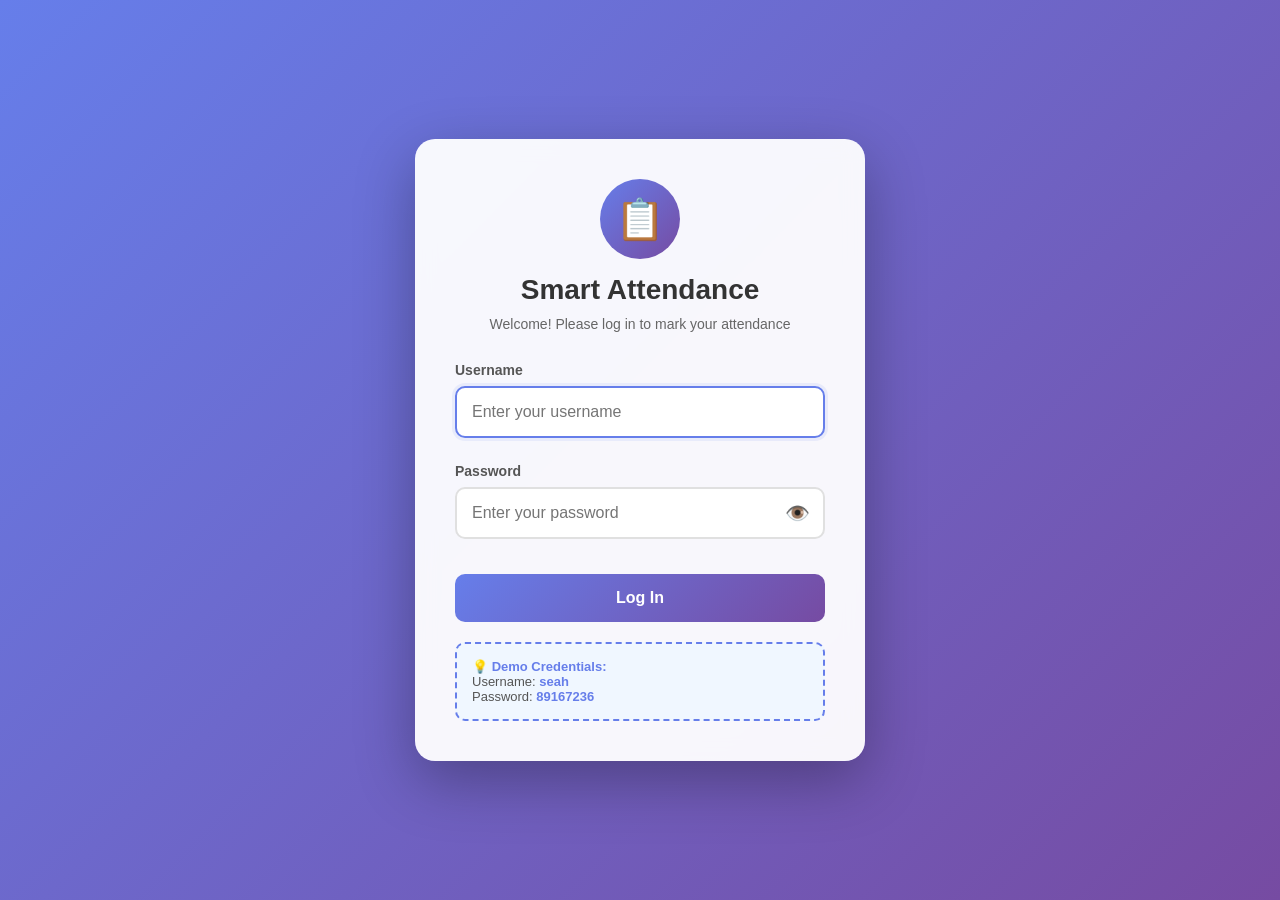
<file: PrelimLabWork2/index.html>
<!DOCTYPE html>
<html lang="en">
<head>
    <meta charset="UTF-8">
    <meta name="viewport" content="width=device-width, initial-scale=1.0">
    <title>Smart Attendance System</title>
    <style>
        * {
            margin: 0;
            padding: 0;
            box-sizing: border-box;
        }

        body {
            font-family: 'Segoe UI', Tahoma, Geneva, Verdana, sans-serif;
            background: linear-gradient(135deg, #667eea 0%, #764ba2 100%);
            min-height: 100vh;
            display: flex;
            justify-content: center;
            align-items: center;
            padding: 20px;
        }

        .container {
            background: rgba(255, 255, 255, 0.95);
            border-radius: 20px;
            box-shadow: 0 20px 60px rgba(0, 0, 0, 0.3);
            padding: 40px;
            width: 100%;
            max-width: 450px;
            backdrop-filter: blur(10px);
        }

        .logo {
            text-align: center;
            margin-bottom: 30px;
        }

        .logo-icon {
            width: 80px;
            height: 80px;
            background: linear-gradient(135deg, #667eea 0%, #764ba2 100%);
            border-radius: 50%;
            display: inline-flex;
            align-items: center;
            justify-content: center;
            font-size: 40px;
            color: white;
            margin-bottom: 15px;
            animation: pulse 2s infinite;
        }

        @keyframes pulse {
            0%, 100% { transform: scale(1); }
            50% { transform: scale(1.05); }
        }

        h1 {
            color: #333;
            font-size: 28px;
            margin-bottom: 10px;
        }

        .subtitle {
            color: #666;
            font-size: 14px;
            margin-bottom: 30px;
        }

        .form-group {
            margin-bottom: 25px;
        }

        label {
            display: block;
            color: #555;
            font-weight: 600;
            margin-bottom: 8px;
            font-size: 14px;
        }

        input {
            width: 100%;
            padding: 15px;
            border: 2px solid #e0e0e0;
            border-radius: 10px;
            font-size: 16px;
            transition: all 0.3s ease;
            background: white;
        }

        input:focus {
            outline: none;
            border-color: #667eea;
            box-shadow: 0 0 0 3px rgba(102, 126, 234, 0.1);
        }

        .password-container {
            position: relative;
        }

        .toggle-password {
            position: absolute;
            right: 15px;
            top: 50%;
            transform: translateY(-50%);
            cursor: pointer;
            color: #999;
            font-size: 20px;
            user-select: none;
        }

        button {
            width: 100%;
            padding: 15px;
            background: linear-gradient(135deg, #667eea 0%, #764ba2 100%);
            color: white;
            border: none;
            border-radius: 10px;
            font-size: 16px;
            font-weight: 600;
            cursor: pointer;
            transition: all 0.3s ease;
            margin-top: 10px;
        }

        button:hover {
            transform: translateY(-2px);
            box-shadow: 0 10px 20px rgba(102, 126, 234, 0.3);
        }

        button:active {
            transform: translateY(0);
        }

        .error-message {
            background: #fee;
            color: #c33;
            padding: 12px;
            border-radius: 8px;
            margin-top: 15px;
            display: none;
            font-size: 14px;
            animation: shake 0.5s;
        }

        @keyframes shake {
            0%, 100% { transform: translateX(0); }
            25% { transform: translateX(-10px); }
            75% { transform: translateX(10px); }
        }

        .success-screen {
            display: none;
            text-align: center;
        }

        .success-icon {
            width: 100px;
            height: 100px;
            background: linear-gradient(135deg, #11998e 0%, #38ef7d 100%);
            border-radius: 50%;
            display: inline-flex;
            align-items: center;
            justify-content: center;
            font-size: 50px;
            color: white;
            margin-bottom: 20px;
            animation: scaleIn 0.5s ease;
        }

        @keyframes scaleIn {
            0% { transform: scale(0); }
            50% { transform: scale(1.1); }
            100% { transform: scale(1); }
        }

        .welcome-text {
            font-size: 24px;
            color: #333;
            margin-bottom: 10px;
            font-weight: 600;
        }

        .timestamp-box {
            background: #f5f5f5;
            padding: 20px;
            border-radius: 10px;
            margin: 20px 0;
        }

        .timestamp-label {
            color: #666;
            font-size: 12px;
            text-transform: uppercase;
            letter-spacing: 1px;
            margin-bottom: 5px;
        }

        .timestamp-value {
            color: #333;
            font-size: 18px;
            font-weight: 600;
        }

        .action-buttons {
            display: flex;
            gap: 10px;
            margin-top: 25px;
        }

        .btn-download {
            flex: 1;
            background: linear-gradient(135deg, #11998e 0%, #38ef7d 100%);
        }

        .btn-logout {
            flex: 1;
            background: linear-gradient(135deg, #ee0979 0%, #ff6a00 100%);
        }

        .credentials-hint {
            background: #f0f7ff;
            border: 2px dashed #667eea;
            padding: 15px;
            border-radius: 10px;
            margin-top: 20px;
            font-size: 13px;
            color: #555;
        }

        .credentials-hint strong {
            color: #667eea;
        }

        .loading {
            display: inline-block;
            width: 20px;
            height: 20px;
            border: 3px solid rgba(255, 255, 255, 0.3);
            border-top-color: white;
            border-radius: 50%;
            animation: spin 0.8s linear infinite;
        }

        @keyframes spin {
            to { transform: rotate(360deg); }
        }
    </style>
</head>
<body>
    <div class="container">
        <div id="loginScreen">
            <div class="logo">
                <div class="logo-icon">📋</div>
                <h1>Smart Attendance</h1>
                <p class="subtitle">Welcome! Please log in to mark your attendance</p>
            </div>

            <form id="loginForm">
                <div class="form-group">
                    <label for="username">Username</label>
                    <input type="text" id="username" placeholder="Enter your username" required>
                </div>

                <div class="form-group">
                    <label for="password">Password</label>
                    <div class="password-container">
                        <input type="password" id="password" placeholder="Enter your password" required>
                        <span class="toggle-password" id="togglePassword">👁️</span>
                    </div>
                </div>

                <button type="submit" id="loginBtn">
                    <span id="btnText">Log In</span>
                </button>

                <div class="error-message" id="errorMessage">
                    ⚠️ Invalid username or password. Please try again.
                </div>

                <div class="credentials-hint">
                    💡 <strong>Demo Credentials:</strong><br>
                    Username: <strong>seah</strong><br>
                    Password: <strong>89167236</strong>
                </div>
            </form>
        </div>

        <div class="success-screen" id="successScreen">
            <div class="success-icon">✓</div>
            <div class="welcome-text">Welcome back, <span id="displayUsername"></span>!</div>
            <p class="subtitle">Your attendance has been recorded successfully</p>

            <div class="timestamp-box">
                <div class="timestamp-label">Logged in at</div>
                <div class="timestamp-value" id="timestampDisplay"></div>
            </div>

            <div class="action-buttons">
                <button class="btn-download" id="downloadBtn">
                    📥 Download Summary
                </button>
                <button class="btn-logout" id="logoutBtn">
                    🚪 Logout
                </button>
            </div>
        </div>
    </div>

    <script src="script.js"></script>
</body>
</html>
</file>
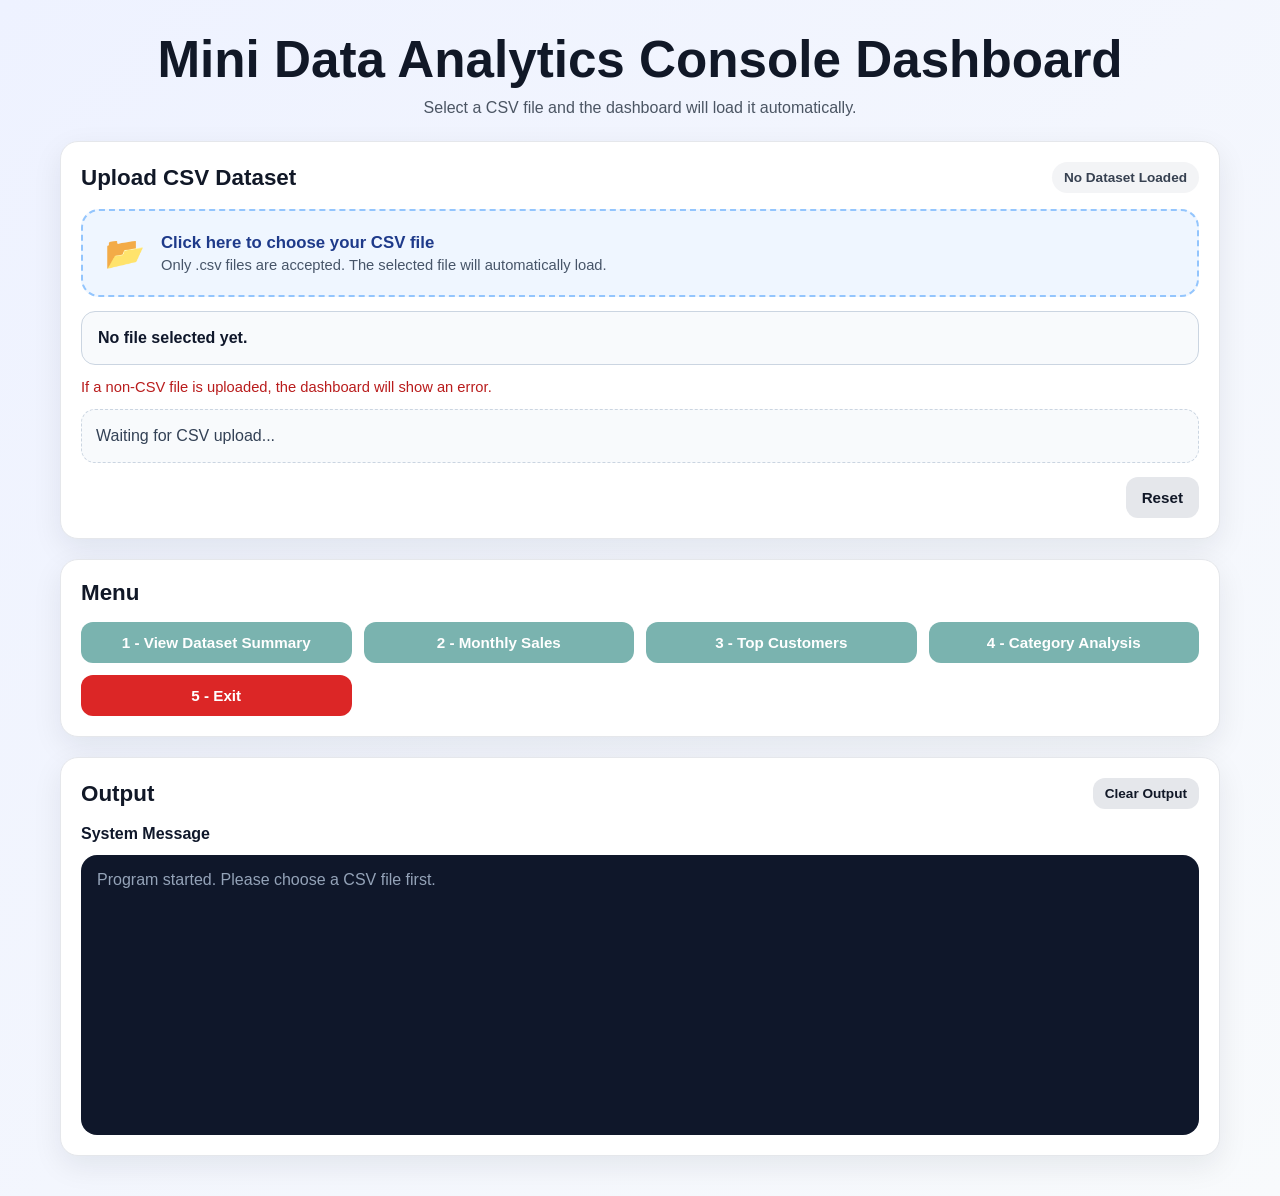
<file: MIDTERM-LAB-1/JS/index.html>
<!DOCTYPE html>
<html lang="en">
<head>
  <meta charset="UTF-8" />
  <meta name="viewport" content="width=device-width, initial-scale=1.0" />
  <title>Mini Data Analytics Console Dashboard</title>
  <link rel="stylesheet" href="style.css" />
</head>
<body>
  <div class="app">
    <header class="hero">
      <h1>Mini Data Analytics Console Dashboard</h1>
      <p class="subtitle">Select a CSV file and the dashboard will load it automatically.</p>
    </header>

    <main class="dashboard">
      <section class="card upload-card">
        <div class="card-header">
          <h2>Upload CSV Dataset</h2>
          <span id="statusBadge" class="badge badge-idle">No Dataset Loaded</span>
        </div>

        <input type="file" id="csvFile" hidden />

        <label for="csvFile" class="upload-dropzone" id="uploadDropzone">
          <div class="upload-icon">📂</div>
          <div class="upload-text">
            <strong>Click here to choose your CSV file</strong>
            <span>Only .csv files are accepted. The selected file will automatically load.</span>
          </div>
        </label>

        <div id="selectedFileBox" class="selected-file-box">
          No file selected yet.
        </div>

        <p class="note">
          If a non-CSV file is uploaded, the dashboard will show an error.
        </p>

        <div id="datasetInfo" class="dataset-info">
          Waiting for CSV upload...
        </div>

        <div class="upload-actions">
          <button id="resetBtn" class="btn btn-secondary">Reset</button>
        </div>
      </section>

      <section class="card menu-card">
        <div class="card-header">
          <h2>Menu</h2>
        </div>

        <div class="menu-grid">
          <button id="summaryBtn" class="btn menu-btn" disabled>1 - View Dataset Summary</button>
          <button id="monthlyBtn" class="btn menu-btn" disabled>2 - Monthly Sales</button>
          <button id="topBtn" class="btn menu-btn" disabled>3 - Top Customers</button>
          <button id="categoryBtn" class="btn menu-btn" disabled>4 - Category Analysis</button>
          <button id="exitBtn" class="btn btn-danger">5 - Exit</button>
        </div>
      </section>

      <section class="card output-card">
        <div class="card-header">
          <h2>Output</h2>
          <button id="clearOutputBtn" class="btn btn-secondary small-btn">Clear Output</button>
        </div>

        <div id="outputTitle" class="output-title">System Message</div>
        <div id="output" class="output-box">
          <div class="empty-state">
            Program started. Please choose a CSV file first.
          </div>
        </div>
      </section>
    </main>
  </div>

  <script src="script.js"></script>
</body>
</html>
</file>
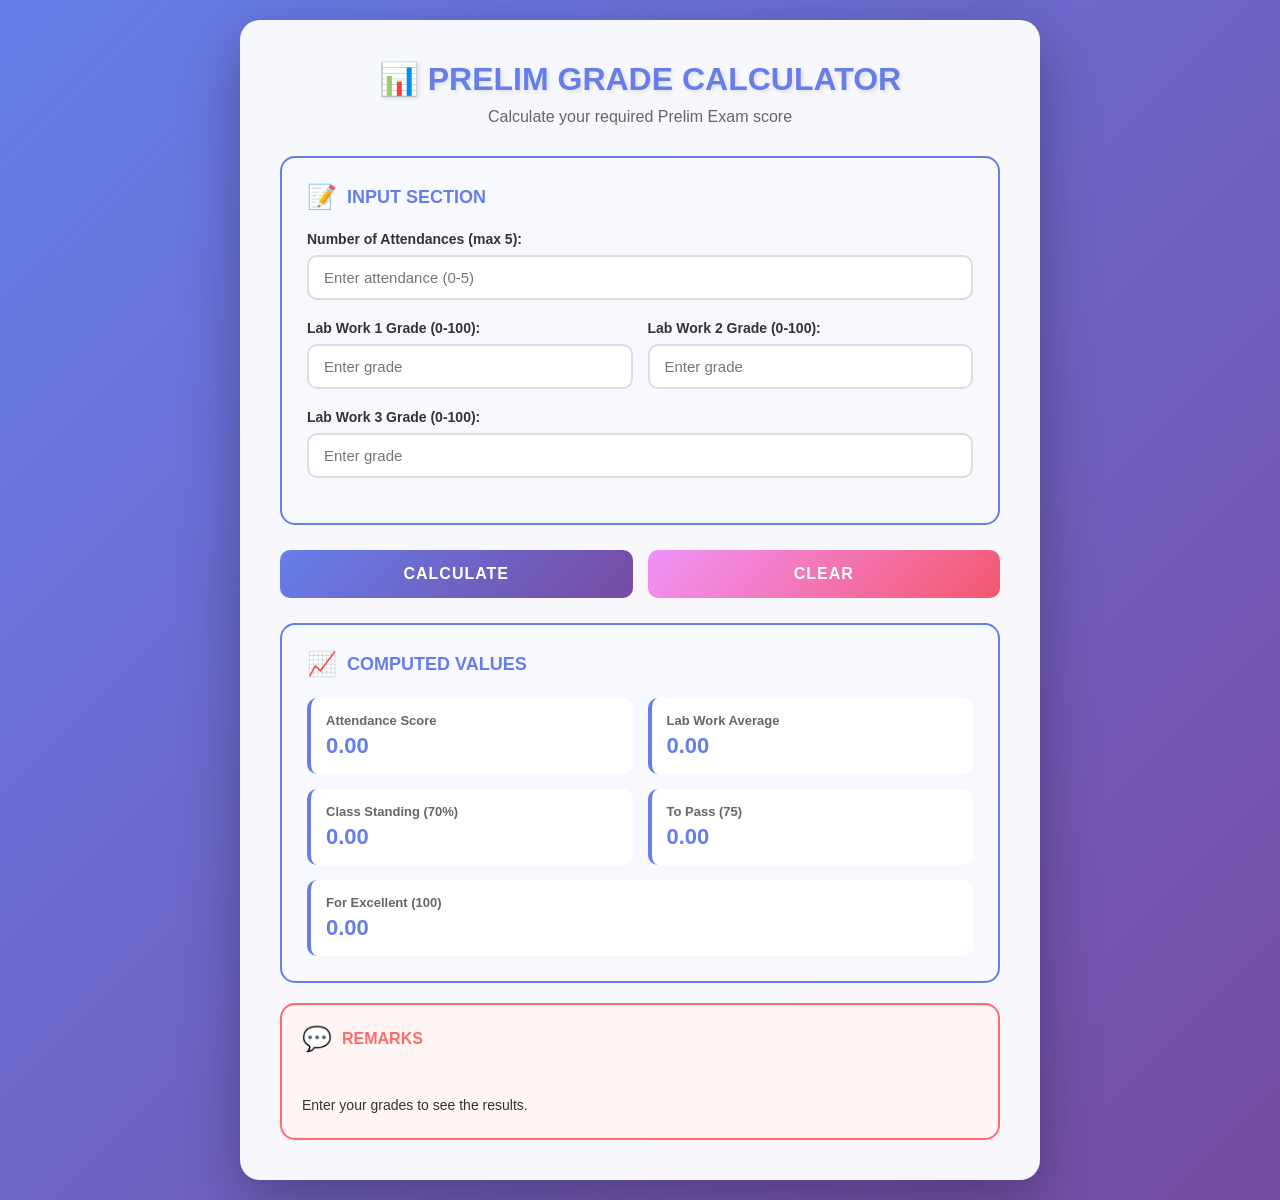
<file: PrelimLabWork3/JavaScript/design.html>
<!DOCTYPE html>
<html lang="en">
<head>
    <meta charset="UTF-8">
    <meta name="viewport" content="width=device-width, initial-scale=1.0">
    <title>Prelim Grade Calculator</title>
    <style>
        * {
            margin: 0;
            padding: 0;
            box-sizing: border-box;
        }

        body {
            font-family: 'Segoe UI', Tahoma, Geneva, Verdana, sans-serif;
            background: linear-gradient(135deg, #667eea 0%, #764ba2 100%);
            min-height: 100vh;
            display: flex;
            justify-content: center;
            align-items: center;
            padding: 20px;
        }

        .container {
            background: rgba(255, 255, 255, 0.95);
            border-radius: 20px;
            box-shadow: 0 20px 60px rgba(0, 0, 0, 0.3);
            max-width: 800px;
            width: 100%;
            padding: 40px;
            animation: fadeIn 0.5s ease-in;
        }

        @keyframes fadeIn {
            from {
                opacity: 0;
                transform: translateY(-20px);
            }
            to {
                opacity: 1;
                transform: translateY(0);
            }
        }

        .header {
            text-align: center;
            margin-bottom: 30px;
        }

        .header h1 {
            color: #667eea;
            font-size: 32px;
            font-weight: bold;
            text-shadow: 2px 2px 4px rgba(0, 0, 0, 0.1);
        }

        .header p {
            color: #666;
            margin-top: 10px;
        }

        .section {
            background: #f8f9ff;
            border-radius: 15px;
            padding: 25px;
            margin-bottom: 20px;
            border: 2px solid #667eea;
        }

        .section-title {
            color: #667eea;
            font-size: 18px;
            font-weight: bold;
            margin-bottom: 20px;
            display: flex;
            align-items: center;
            gap: 10px;
        }

        .input-group {
            margin-bottom: 20px;
        }

        .input-group label {
            display: block;
            color: #333;
            font-weight: 600;
            margin-bottom: 8px;
            font-size: 14px;
        }

        .input-group input {
            width: 100%;
            padding: 12px 15px;
            border: 2px solid #ddd;
            border-radius: 10px;
            font-size: 15px;
            transition: all 0.3s ease;
        }

        .input-group input:focus {
            outline: none;
            border-color: #667eea;
            box-shadow: 0 0 0 3px rgba(102, 126, 234, 0.1);
        }

        .input-row {
            display: grid;
            grid-template-columns: 1fr 1fr;
            gap: 15px;
        }

        .button-group {
            display: flex;
            gap: 15px;
            margin: 25px 0;
        }

        button {
            flex: 1;
            padding: 15px 30px;
            border: none;
            border-radius: 10px;
            font-size: 16px;
            font-weight: bold;
            cursor: pointer;
            transition: all 0.3s ease;
            text-transform: uppercase;
            letter-spacing: 1px;
        }

        .btn-calculate {
            background: linear-gradient(135deg, #667eea 0%, #764ba2 100%);
            color: white;
        }

        .btn-calculate:hover {
            transform: translateY(-2px);
            box-shadow: 0 10px 20px rgba(102, 126, 234, 0.3);
        }

        .btn-clear {
            background: linear-gradient(135deg, #f093fb 0%, #f5576c 100%);
            color: white;
        }

        .btn-clear:hover {
            transform: translateY(-2px);
            box-shadow: 0 10px 20px rgba(245, 87, 108, 0.3);
        }

        .results-grid {
            display: grid;
            grid-template-columns: 1fr 1fr;
            gap: 15px;
            margin-top: 20px;
        }

        .result-item {
            background: white;
            padding: 15px;
            border-radius: 10px;
            border-left: 4px solid #667eea;
        }

        .result-label {
            color: #666;
            font-size: 13px;
            font-weight: 600;
            margin-bottom: 5px;
        }

        .result-value {
            color: #667eea;
            font-size: 22px;
            font-weight: bold;
        }

        .remarks-section {
            background: #fff5f5;
            border-radius: 15px;
            padding: 20px;
            margin-top: 20px;
            border: 2px solid #ff6b6b;
            min-height: 120px;
        }

        .remarks-title {
            color: #ff6b6b;
            font-size: 16px;
            font-weight: bold;
            margin-bottom: 15px;
            display: flex;
            align-items: center;
            gap: 10px;
        }

        .remarks-content {
            color: #333;
            line-height: 1.8;
            font-size: 14px;
            white-space: pre-line;
        }

        .remarks-success {
            background: #f0fff4;
            border-color: #48bb78;
        }

        .remarks-success .remarks-title {
            color: #48bb78;
        }

        .remarks-warning {
            background: #fffaf0;
            border-color: #ed8936;
        }

        .remarks-warning .remarks-title {
            color: #ed8936;
        }

        @media (max-width: 768px) {
            .container {
                padding: 20px;
            }

            .input-row {
                grid-template-columns: 1fr;
            }

            .results-grid {
                grid-template-columns: 1fr;
            }

            .button-group {
                flex-direction: column;
            }
        }

        .emoji {
            font-size: 24px;
        }
    </style>
</head>
<body>
    <div class="container">
        <div class="header">
            <h1>📊 PRELIM GRADE CALCULATOR</h1>
            <p>Calculate your required Prelim Exam score</p>
        </div>

        <div class="section">
            <div class="section-title">
                <span class="emoji">📝</span>
                <span>INPUT SECTION</span>
            </div>
            
            <div class="input-group">
                <label for="attendance">Number of Attendances (max 5):</label>
                <input type="number" id="attendance" min="0" max="5" placeholder="Enter attendance (0-5)">
            </div>

            <div class="input-row">
                <div class="input-group">
                    <label for="lab1">Lab Work 1 Grade (0-100):</label>
                    <input type="number" id="lab1" min="0" max="100" step="1" placeholder="Enter grade" oninput="preventDecimal(this)">
                </div>

                <div class="input-group">
                    <label for="lab2">Lab Work 2 Grade (0-100):</label>
                    <input type="number" id="lab2" min="0" max="100" step="1" placeholder="Enter grade" oninput="preventDecimal(this)">
                </div>
            </div>

            <div class="input-group">
                <label for="lab3">Lab Work 3 Grade (0-100):</label>
                <input type="number" id="lab3" min="0" max="100" step="1" placeholder="Enter grade" oninput="preventDecimal(this)">
            </div>
        </div>

        <div class="button-group">
            <button class="btn-calculate" onclick="calculateGrades()">Calculate</button>
            <button class="btn-clear" onclick="clearFields()">Clear</button>
        </div>

        <div class="section">
            <div class="section-title">
                <span class="emoji">📈</span>
                <span>COMPUTED VALUES</span>
            </div>

            <div class="results-grid">
                <div class="result-item">
                    <div class="result-label">Attendance Score</div>
                    <div class="result-value" id="attendanceScore">0.00</div>
                </div>

                <div class="result-item">
                    <div class="result-label">Lab Work Average</div>
                    <div class="result-value" id="labAverage">0.00</div>
                </div>

                <div class="result-item">
                    <div class="result-label">Class Standing (70%)</div>
                    <div class="result-value" id="classStanding">0.00</div>
                </div>

                <div class="result-item">
                    <div class="result-label">To Pass (75)</div>
                    <div class="result-value" id="passScore">0.00</div>
                </div>

                <div class="result-item" style="grid-column: 1 / -1;">
                    <div class="result-label">For Excellent (100)</div>
                    <div class="result-value" id="excellentScore">0.00</div>
                </div>
            </div>
        </div>

        <div class="remarks-section" id="remarksSection">
            <div class="remarks-title">
                <span class="emoji">💬</span>
                <span>REMARKS</span>
            </div>
            <div class="remarks-content" id="remarksContent">
                Enter your grades to see the results.
            </div>
        </div>
    </div>

    <script>
        function preventDecimal(input) {
            // Remove any decimal point from the input
            if (input.value.includes('.')) {
                input.value = Math.floor(input.value);
                alert('Please enter whole numbers only!');
            }
        }

        function calculateGrades() {
            // Get input values
            const attendance = parseInt(document.getElementById('attendance').value);
            const lab1 = parseInt(document.getElementById('lab1').value);
            const lab2 = parseInt(document.getElementById('lab2').value);
            const lab3 = parseInt(document.getElementById('lab3').value);

            // Validate inputs
            if (isNaN(attendance) || isNaN(lab1) || isNaN(lab2) || isNaN(lab3)) {
                alert('Please fill in all fields with valid numbers!');
                return;
            }

            if (attendance < 0 || attendance > 5) {
                alert('Attendance must be between 0 and 5!');
                return;
            }

            if (lab1 < 0 || lab1 > 100 || lab2 < 0 || lab2 > 100 || lab3 < 0 || lab3 > 100) {
                alert('Lab grades must be between 0 and 100!');
                return;
            }

            // Calculate attendance score (each attendance = 20%)
            const attendanceScore = attendance * 20.0;

            // Calculate absences
            const absences = 5 - attendance;

            // Get elements
            const remarksSection = document.getElementById('remarksSection');
            const remarksContent = document.getElementById('remarksContent');

            // Check if failed due to absences (4 or more absences)
            if (absences >= 4) {
                document.getElementById('attendanceScore').textContent = attendanceScore.toFixed(2);
                document.getElementById('labAverage').textContent = '0.00';
                document.getElementById('classStanding').textContent = '0.00';
                document.getElementById('passScore').textContent = 'N/A';
                document.getElementById('excellentScore').textContent = 'N/A';

                remarksSection.className = 'remarks-section';
                remarksContent.innerHTML = `❌ FAILED.

You have ${absences} absence(s). Having 4 or more absences results in automatic failure.

⚠️ Passing the Prelim period is IMPOSSIBLE due to excessive absences.`;
                return;
            }

            // Calculate Lab Work Average
            const labAvg = (lab1 + lab2 + lab3) / 3.0;

            // Calculate Class Standing (40% Attendance + 60% Lab Work Average)
            const classStanding = (attendanceScore * 0.40) + (labAvg * 0.60);

            // Calculate Required Prelim Exam Scores
            // Formula: Prelim Grade = (Prelim Exam × 0.30) + (Class Standing × 0.70)
            const requiredToPass = (75.0 - (classStanding * 0.70)) / 0.30;
            const requiredForExcellent = (100.0 - (classStanding * 0.70)) / 0.30;

            // Display results
            document.getElementById('attendanceScore').textContent = attendanceScore.toFixed(2);
            document.getElementById('labAverage').textContent = labAvg.toFixed(2);
            document.getElementById('classStanding').textContent = classStanding.toFixed(2);
            document.getElementById('passScore').textContent = requiredToPass.toFixed(2);
            document.getElementById('excellentScore').textContent = requiredForExcellent.toFixed(2);

            // Generate remarks
            let remarks = '';
            
            if (requiredToPass > 100) {
                remarksSection.className = 'remarks-section';
                remarks = `❌ FAILED.

Passing the Prelim period is IMPOSSIBLE because the required score (${requiredToPass.toFixed(2)}) exceeds 100.

⚠️ Achieving an Excellent grade (100) is NOT possible.
The required score (${requiredForExcellent.toFixed(2)}) exceeds 100.`;
            } else if (requiredForExcellent > 100) {
                remarksSection.className = 'remarks-section remarks-warning';
                remarks = `✓ Passing is POSSIBLE!

You need to score ${requiredToPass.toFixed(2)} on the Prelim Exam to pass (75).

⚠️ Achieving an Excellent grade (100) is NOT possible.
The required score (${requiredForExcellent.toFixed(2)}) exceeds 100.`;
            } else {
                remarksSection.className = 'remarks-section remarks-success';
                remarks = `✓ Passing is POSSIBLE!

You need to score ${requiredToPass.toFixed(2)} on the Prelim Exam to pass (75).

🌟 Achieving an Excellent grade (100) is POSSIBLE!
You need to score ${requiredForExcellent.toFixed(2)} on the Prelim Exam.`;
            }

            remarksContent.textContent = remarks;
        }

        function clearFields() {
            document.getElementById('attendance').value = '';
            document.getElementById('lab1').value = '';
            document.getElementById('lab2').value = '';
            document.getElementById('lab3').value = '';
            document.getElementById('attendanceScore').textContent = '0.00';
            document.getElementById('labAverage').textContent = '0.00';
            document.getElementById('classStanding').textContent = '0.00';
            document.getElementById('passScore').textContent = '0.00';
            document.getElementById('excellentScore').textContent = '0.00';
            
            const remarksSection = document.getElementById('remarksSection');
            const remarksContent = document.getElementById('remarksContent');
            remarksSection.className = 'remarks-section';
            remarksContent.textContent = 'Enter your grades to see the results.';
            
            document.getElementById('attendance').focus();
        }

        // Add Enter key support
        document.addEventListener('keypress', function(event) {
            if (event.key === 'Enter') {
                calculateGrades();
            }
        });
    </script>
</body>
</html>
</file>
<file: MIDTERM-LAB-1/JS/style.css>
* {
  box-sizing: border-box;
}

body {
  margin: 0;
  font-family: Arial, Helvetica, sans-serif;
  background: linear-gradient(135deg, #eef2ff, #f8fafc);
  color: #1f2937;
}

.app {
  max-width: 1200px;
  margin: 0 auto;
  padding: 30px 20px 40px;
}

.hero {
  text-align: center;
  margin-bottom: 24px;
}

.hero h1 {
  margin: 0 0 10px;
  font-size: clamp(2rem, 4vw, 3.2rem);
  font-weight: 800;
  color: #111827;
}

.subtitle {
  margin: 0;
  color: #4b5563;
  font-size: 1rem;
}

.dashboard {
  display: grid;
  gap: 20px;
}

.card {
  background: #ffffff;
  border-radius: 18px;
  padding: 20px;
  box-shadow: 0 10px 30px rgba(15, 23, 42, 0.08);
  border: 1px solid #e5e7eb;
}

.card-header {
  display: flex;
  justify-content: space-between;
  align-items: center;
  gap: 12px;
  flex-wrap: wrap;
  margin-bottom: 16px;
}

.card-header h2 {
  margin: 0;
  font-size: 1.4rem;
  color: #111827;
}

.upload-dropzone {
  display: flex;
  align-items: center;
  gap: 16px;
  padding: 22px;
  border: 2px dashed #93c5fd;
  background: #eff6ff;
  border-radius: 18px;
  cursor: pointer;
  transition: 0.2s ease;
  margin-top: 10px;
}

.upload-dropzone:hover {
  background: #dbeafe;
  border-color: #60a5fa;
}

.upload-icon {
  font-size: 2rem;
}

.upload-text {
  display: flex;
  flex-direction: column;
  gap: 4px;
  color: #1e3a8a;
}

.upload-text strong {
  font-size: 1.05rem;
}

.upload-text span {
  font-size: 0.92rem;
  color: #475569;
}

.selected-file-box {
  margin-top: 14px;
  padding: 14px 16px;
  border-radius: 14px;
  background: #f8fafc;
  border: 1px solid #cbd5e1;
  color: #0f172a;
  font-weight: 600;
  line-height: 1.5;
}

.file-success {
  background: #ecfdf5;
  border-color: #86efac;
  color: #166534;
}

.file-error {
  background: #fef2f2;
  border-color: #fca5a5;
  color: #991b1b;
}

.note {
  margin: 14px 0 0;
  color: #b91c1c;
  font-size: 0.92rem;
}

.dataset-info {
  margin-top: 14px;
  padding: 14px;
  border-radius: 14px;
  background: #f8fafc;
  border: 1px dashed #cbd5e1;
  color: #334155;
  line-height: 1.5;
}

.upload-actions {
  margin-top: 14px;
  display: flex;
  justify-content: flex-end;
}

.btn {
  border: none;
  border-radius: 12px;
  padding: 12px 16px;
  font-size: 0.95rem;
  font-weight: 700;
  cursor: pointer;
  transition: transform 0.15s ease, opacity 0.15s ease, box-shadow 0.15s ease;
}

.btn:hover:not(:disabled) {
  transform: translateY(-1px);
  box-shadow: 0 8px 20px rgba(0, 0, 0, 0.08);
}

.btn:disabled {
  cursor: not-allowed;
  opacity: 0.55;
}

.btn-secondary {
  background: #e5e7eb;
  color: #111827;
}

.btn-danger {
  background: #dc2626;
  color: white;
}

.menu-grid {
  display: grid;
  grid-template-columns: repeat(auto-fit, minmax(220px, 1fr));
  gap: 12px;
}

.menu-btn {
  background: #0f766e;
  color: white;
}

.small-btn {
  padding: 8px 12px;
  font-size: 0.85rem;
}

.badge {
  display: inline-block;
  padding: 8px 12px;
  border-radius: 999px;
  font-size: 0.85rem;
  font-weight: 700;
}

.badge-idle {
  background: #f3f4f6;
  color: #374151;
}

.badge-success {
  background: #dcfce7;
  color: #166534;
}

.output-title {
  font-weight: 700;
  margin-bottom: 12px;
  color: #0f172a;
}

.output-box {
  min-height: 280px;
  background: #0f172a;
  color: #e2e8f0;
  border-radius: 16px;
  padding: 16px;
  overflow-x: auto;
}

.empty-state {
  color: #94a3b8;
}

.console-text {
  white-space: pre-wrap;
  line-height: 1.55;
  font-family: Consolas, Monaco, monospace;
}

.table-wrap {
  overflow-x: auto;
}

.output-table {
  width: 100%;
  border-collapse: collapse;
  background: white;
  color: #111827;
  border-radius: 10px;
  overflow: hidden;
}

.output-table th,
.output-table td {
  padding: 12px 10px;
  border-bottom: 1px solid #e5e7eb;
  text-align: left;
  font-size: 0.95rem;
}

.output-table th {
  background: #1e293b;
  color: white;
}

.output-table tr:nth-child(even) td {
  background: #f8fafc;
}

.helper-note {
  margin-bottom: 12px;
  color: #cbd5e1;
  font-size: 0.92rem;
}

@media (max-width: 640px) {
  .app {
    padding: 18px 12px 24px;
  }

  .card {
    padding: 16px;
  }

  .btn {
    width: 100%;
  }

  .upload-actions {
    justify-content: stretch;
  }
}
</file>
